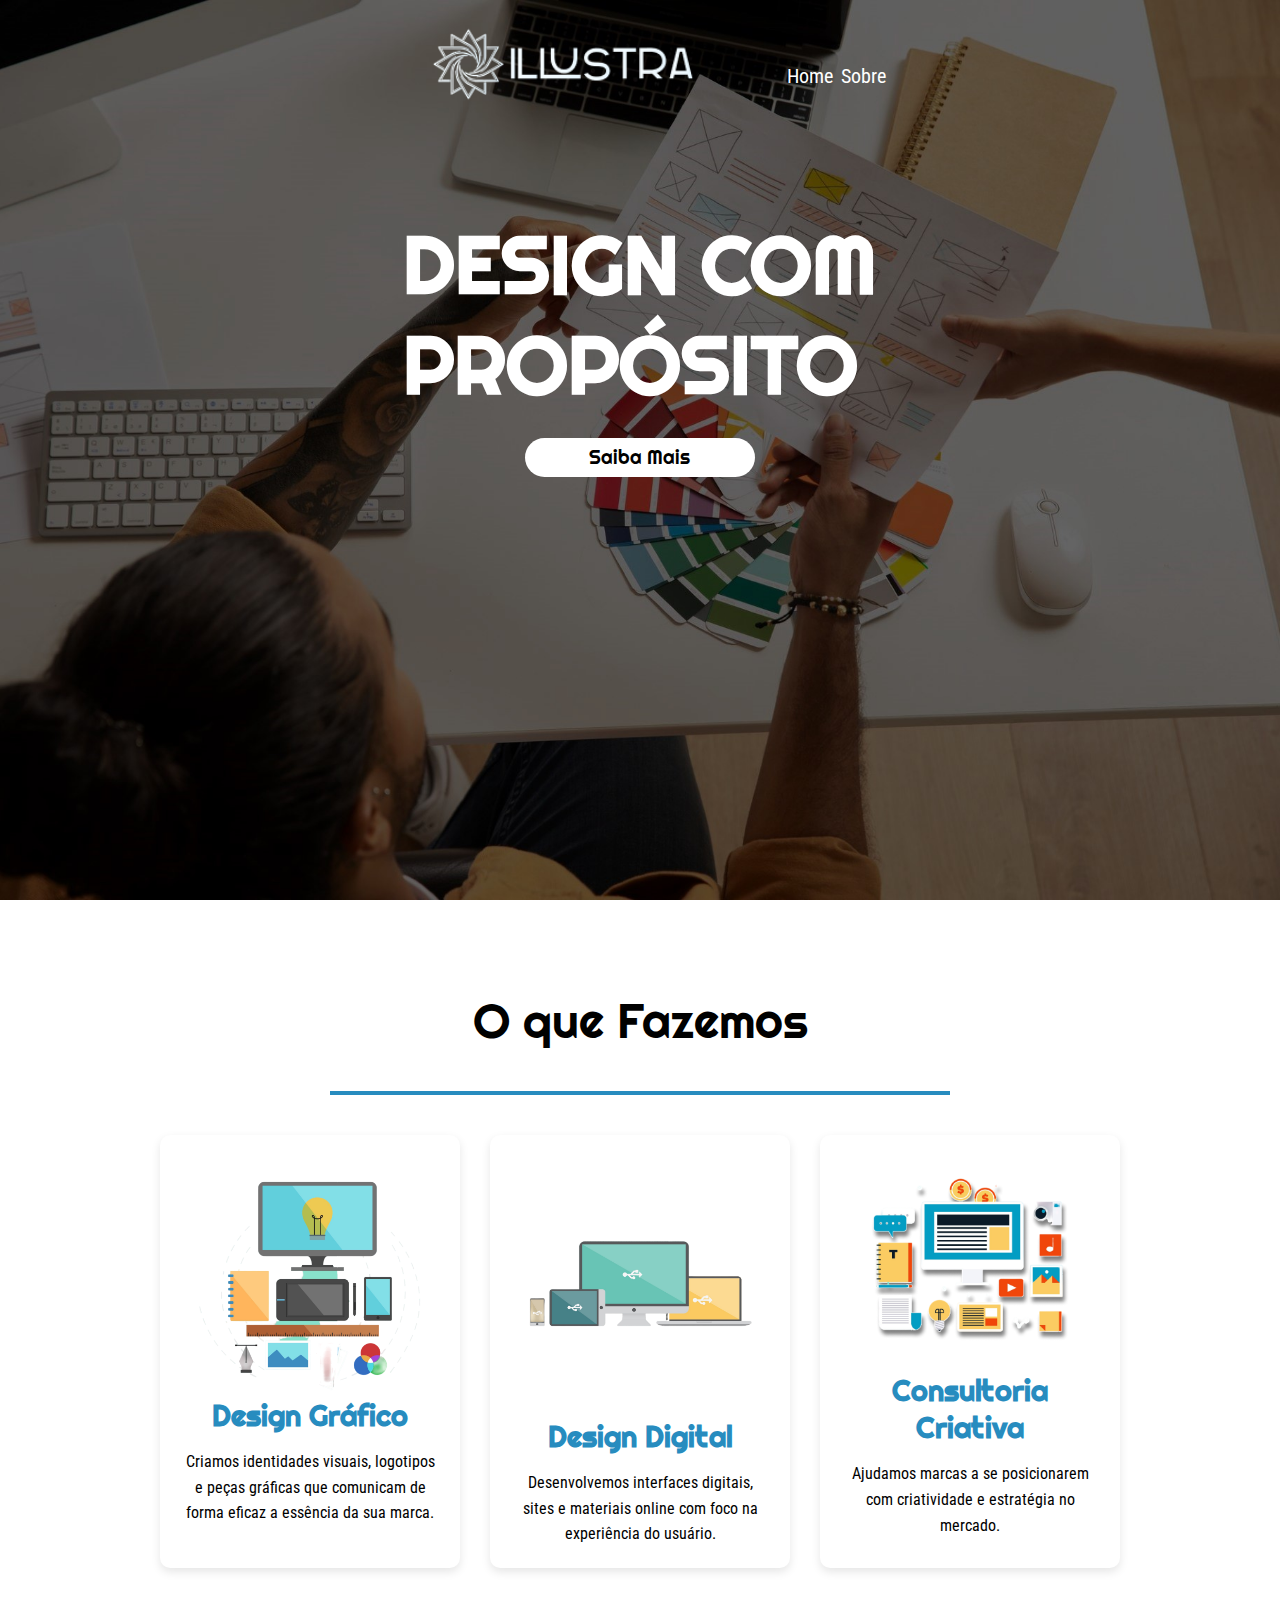
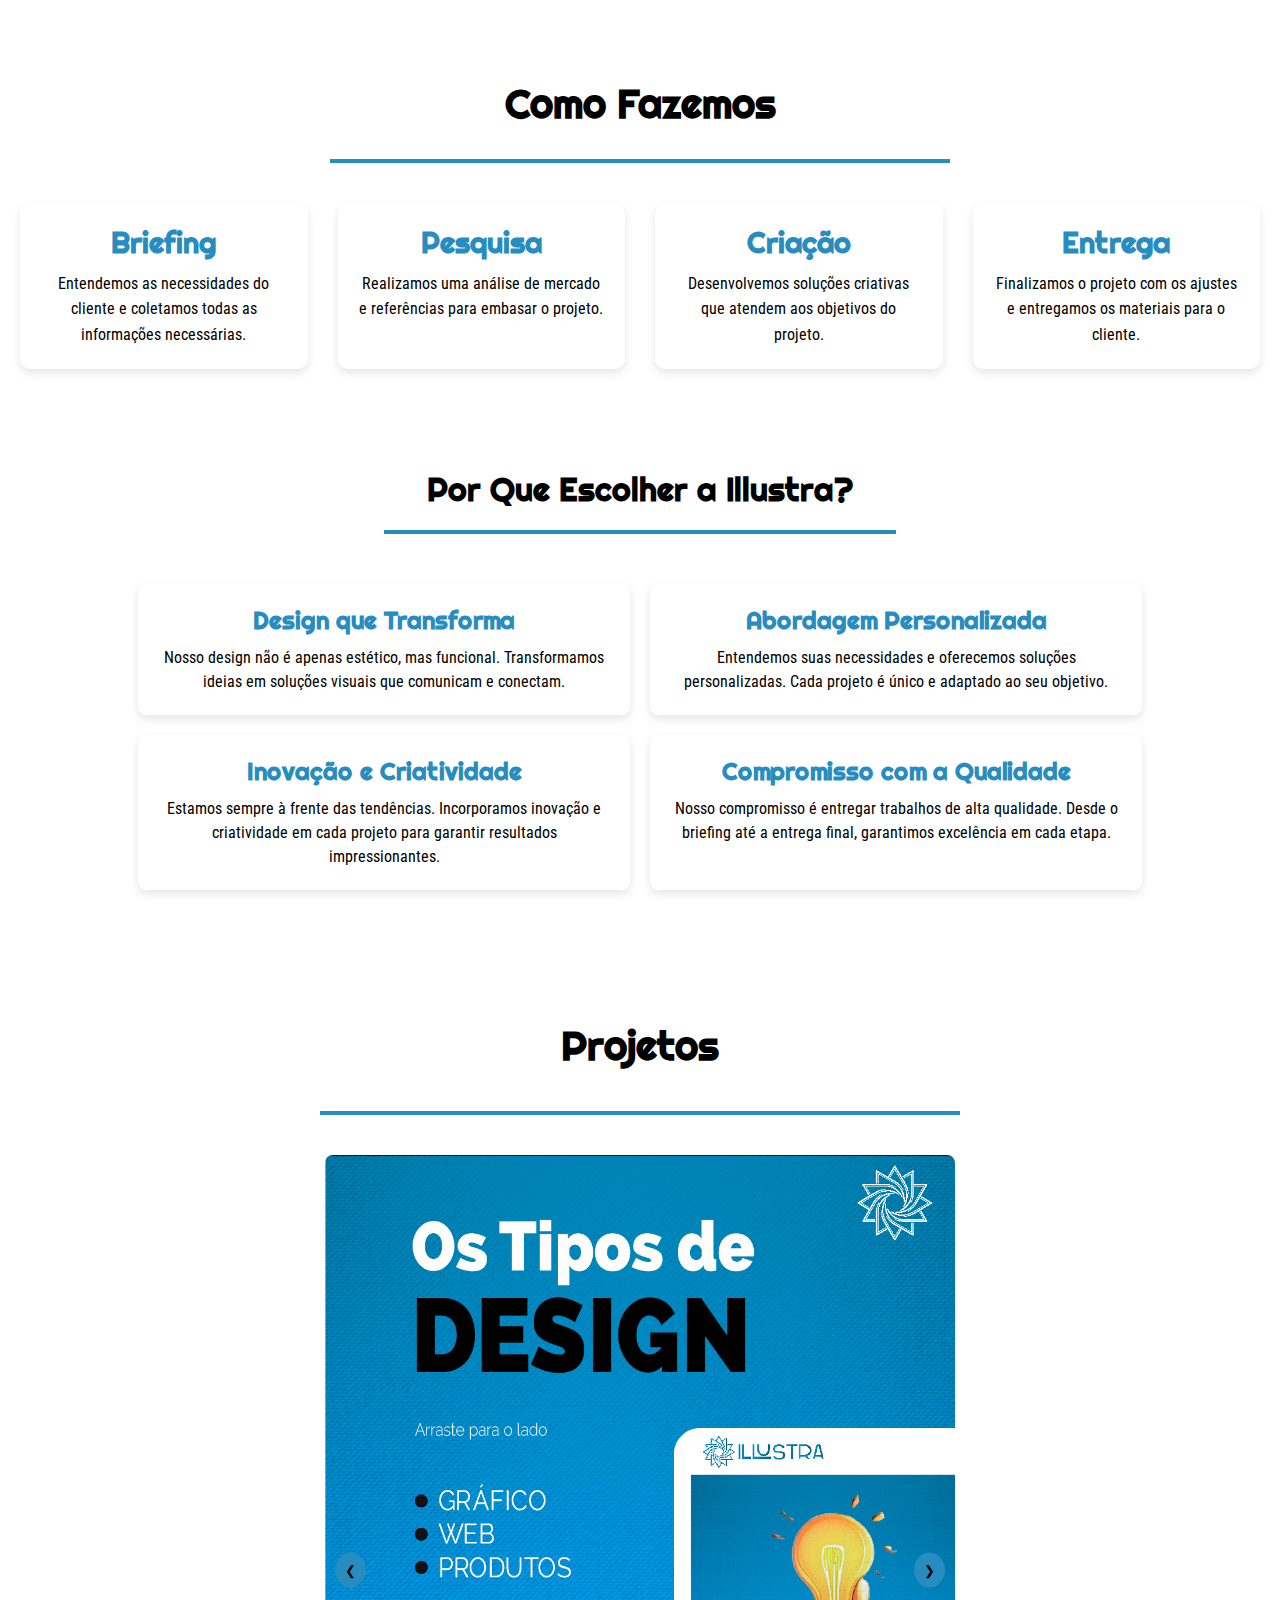
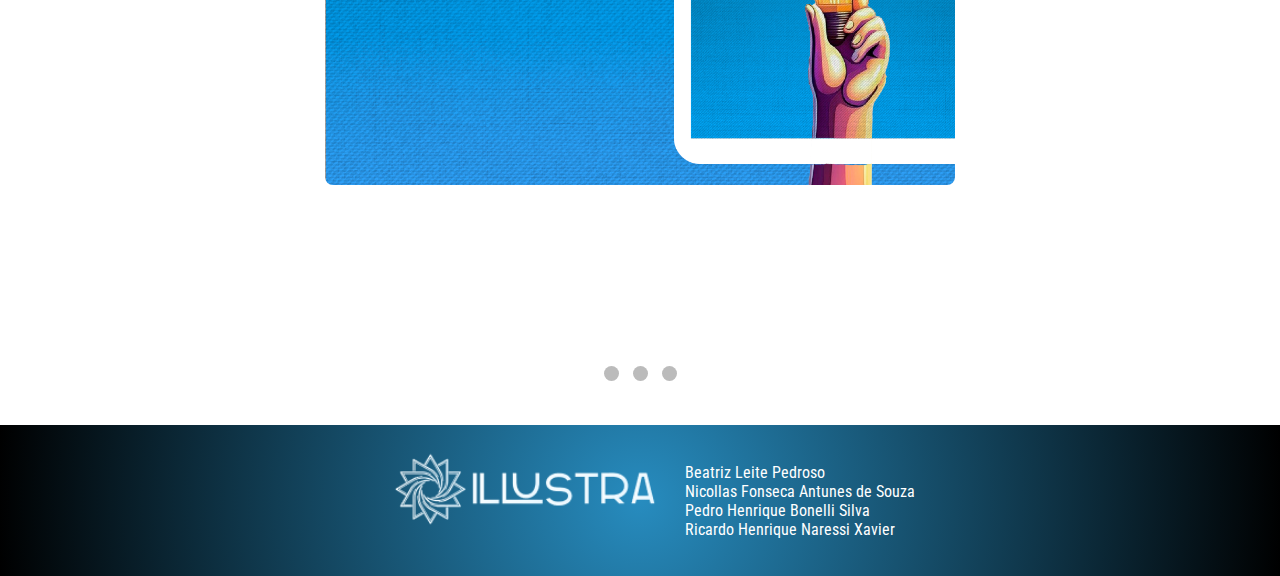
<file: index.html>
<!DOCTYPE html>
<html lang="pt-br">

<head>
    <meta charset="UTF-8">
    <meta name="viewport" content="width=device-width, initial-scale=1.0">
    <link rel="stylesheet" href="styles/style.css" class="text/css">
    <title>Illustra</title>
</head>

<body>
        <section class="secao">
            <header class="container">
                <div class="cabecalho">
                    <img src="img/logo-transparente 1.png" class="logo-home">
                    <nav class="nav">
                        <a href="index.html" class="navegacao-cabecalho">Home</a>
                        <a href="sobre.html" class="navegacao-cabecalho">Sobre</a>
                    </nav>
                </div> <!-- Fechei a div corretamente aqui -->
            </header>
            <div class="home">
                <div class="linha-vertical"></div>
                <h1 class="titulo">DESIGN COM<br>PROPÓSITO</h1>
                <a class="botao" href="sobre.html">Saiba Mais</a>
            </div>
        </section>

    <main>
        <section class="o-que-fazemos">
            <div class="container">
                <h2 class="subtitulo">O que Fazemos</h2>
                <div class="linha-centralizada"></div>
                <div class="etapas">
                <div class="descricao-servicos">
                    <div class="servico">
                        <img src="img/colecao-de-elementos-de-design-grafico-em-estilo-simples.png" class="imagem">
                        <h3>Design Gráfico</h3>
                        <p>Criamos identidades visuais, logotipos e peças gráficas que comunicam de forma eficaz a
                            essência da sua marca.</p>
                    </div>
                    <div class="servico">
                        <img src="img/coleta-plana-da-tela.png" class="imagem">
                        <h3>Design Digital</h3>
                        <p>Desenvolvemos interfaces digitais, sites e materiais online com foco na experiência do
                            usuário.</p>
                    </div>
                    <div class="servico">
                        <img src="img/blogging 1.png" class="imagem">
                        <h3>Consultoria Criativa</h3>
                        <p>Ajudamos marcas a se posicionarem com criatividade e estratégia no mercado.</p>
                    </div>
                </div>
            </div>
        </section>
        <section class="como-fazemos">
            <div class="container">
                <h2>Como Fazemos</h2>
                <div class="linha-centralizada"></div>
                <div class="etapas">
                    <div class="etapa">
                        <h3>Briefing</h3>
                        <p>Entendemos as necessidades do cliente e coletamos todas as informações necessárias.</p>
                    </div>
                    <div class="etapa">
                        <h3>Pesquisa</h3>
                        <p>Realizamos uma análise de mercado e referências para embasar o projeto.</p>
                    </div>
                    <div class="etapa">
                        <h3>Criação</h3>
                        <p>Desenvolvemos soluções criativas que atendem aos objetivos do projeto.</p>
                    </div>
                    <div class="etapa">
                        <h3>Entrega</h3>
                        <p>Finalizamos o projeto com os ajustes e entregamos os materiais para o cliente.</p>
                    </div>
                </div>
            </div>
        </section>
        <section id="por-que">
            <div class="container">
                <h2>Por Que Escolher a Illustra?</h2>
                <div class="linha-centralizada"></div>
                <div class="content">
                    <div class="item">
                        <h3 class="por-que-titulo">Design que Transforma</h3>
                        <p>Nosso design não é apenas estético, mas funcional. Transformamos ideias em soluções visuais que comunicam e conectam.</p>
                    </div>
                    <div class="item">
                        <h3 class="por-que-titulo">Abordagem Personalizada</h3>
                        <p>Entendemos suas necessidades e oferecemos soluções personalizadas. Cada projeto é único e adaptado ao seu objetivo.</p>
                    </div>
                    <div class="item">
                        <h3>Inovação e Criatividade</h3>
                        <p>Estamos sempre à frente das tendências. Incorporamos inovação e criatividade em cada projeto para garantir resultados impressionantes.</p>
                    </div>
                    <div class="item">
                        <h3 class="por-que-titulo">Compromisso com a Qualidade</h3>
                        <p>Nosso compromisso é entregar trabalhos de alta qualidade. Desde o briefing até a entrega final, garantimos excelência em cada etapa.</p>
                    </div>
                </div>
            </div>
        </section>
        <section id="projetos">
            <h2 class="subtitulo">Projetos</h2>
            <div class="linha-centralizada"></div>
            <div class="carousel-container">
                <div class="carousel">
                    <div class="carousel-item">
                        <a href="https://www.instagram.com/p/C--t3OJu11t/?img_index=1" target="_blank">
                            <img src="img/Tipos de Design (1).png" alt="Tipos de Design">
                        </a>
                    </div>
                    <div class="carousel-item">
                        <a href="https://www.instagram.com/p/C-nMrWmuWsF/?img_index=1" target="_blank">
                            <img src="img/Quem-somos-p1.png" alt="Quem Somos">
                        </a>
                    </div>
                    <div class="carousel-item">
                        <a href="https://www.instagram.com/p/C-nU9AWO0_S/?img_index=1" target="_blank">
                            <img src="img/1.png" alt="Marketing Digital">
                        </a>
                    </div>
                </div>
                <!-- Botões de navegação -->
                <button class="prev" onclick="plusSlides(-1)">&#10094;</button>
                <button class="next" onclick="plusSlides(1)">&#10095;</button>
                <!-- Indicadores do carousel -->
                <div class="carousel-indicators">
                    <span class="dot" onclick="currentSlide(1)"></span>
                    <span class="dot" onclick="currentSlide(2)"></span>
                    <span class="dot" onclick="currentSlide(3)"></span>
                </div>
            </div>
        </section>
        
        
    </main>

    <footer class="rodape">
        <img src="img/logo-transparente 1.png" class="rodape-logo">
        <p class="texto-rodape"> Beatriz Leite Pedroso <br> Nicollas Fonseca Antunes de Souza <br> Pedro Henrique Bonelli Silva <br> Ricardo Henrique Naressi Xavier</p>
    </footer>
</body>
<script src="script/script.js" defer></script>
</html>
</file>
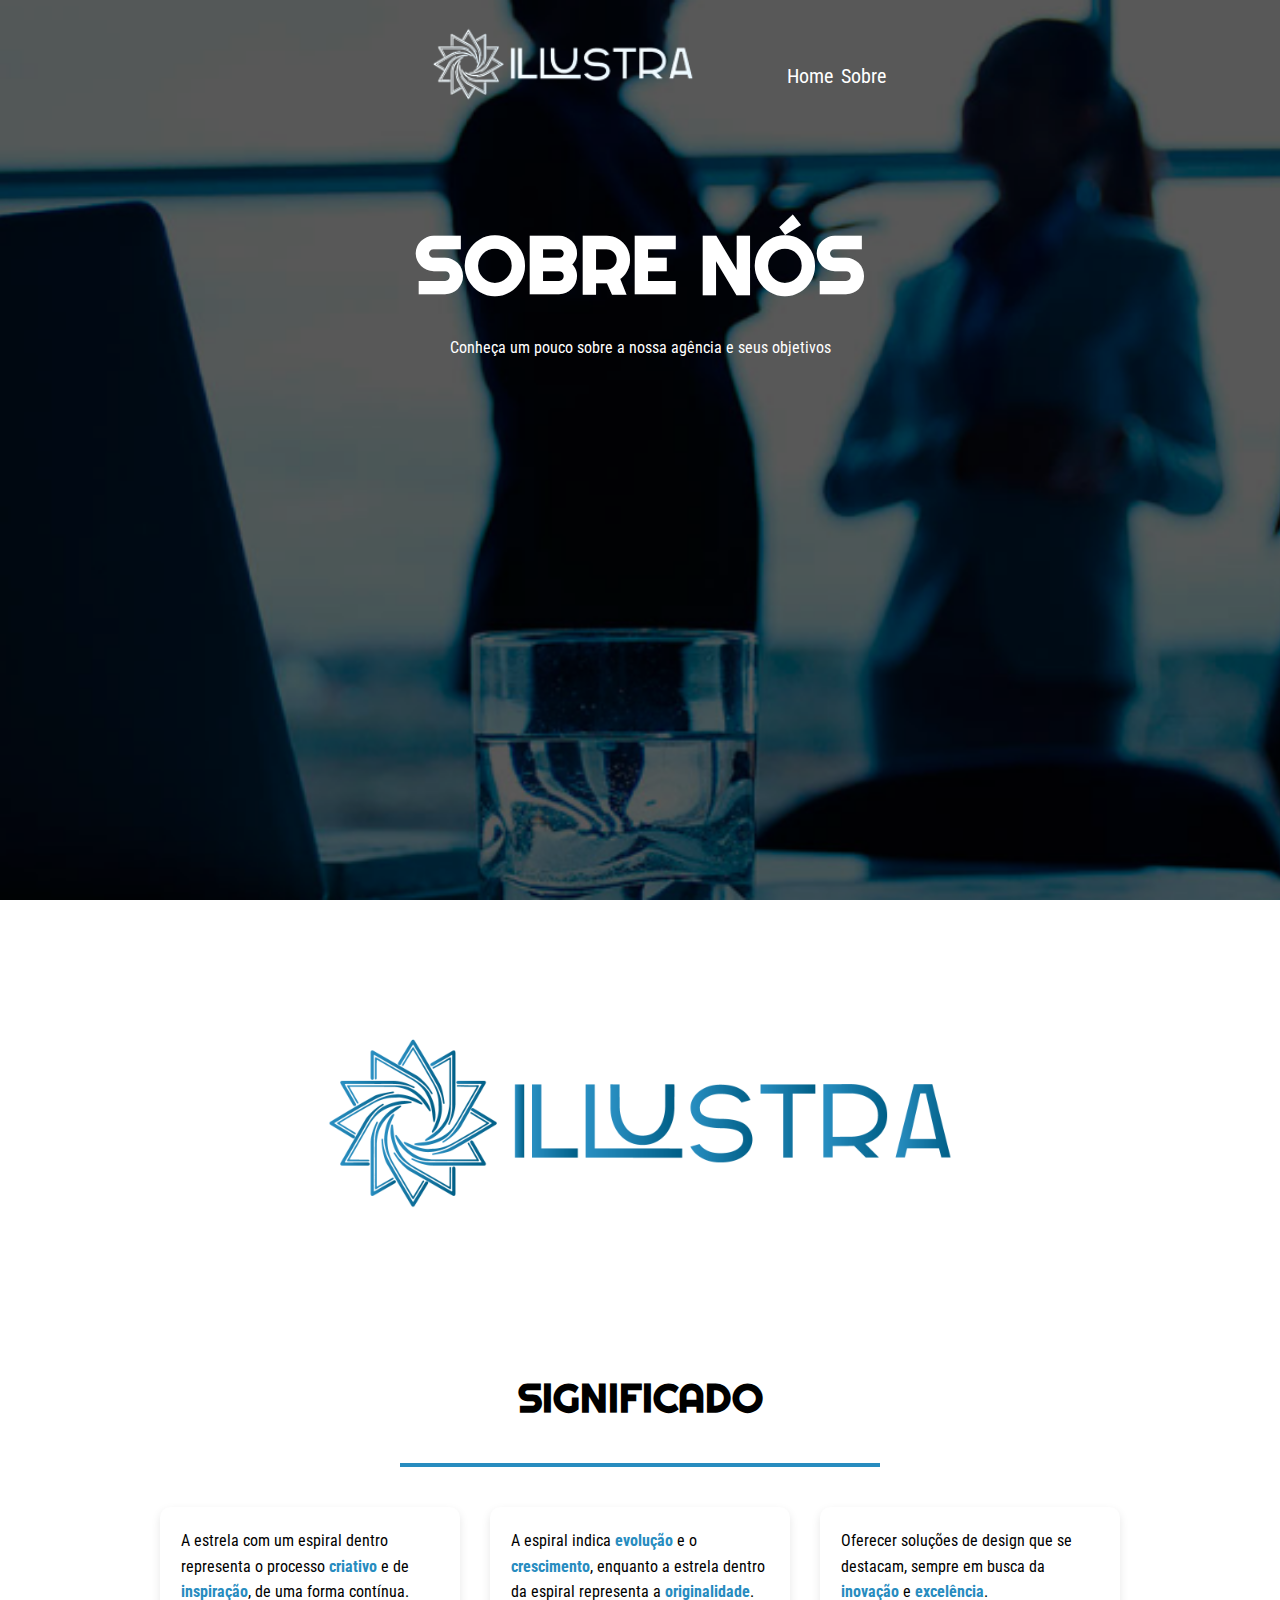
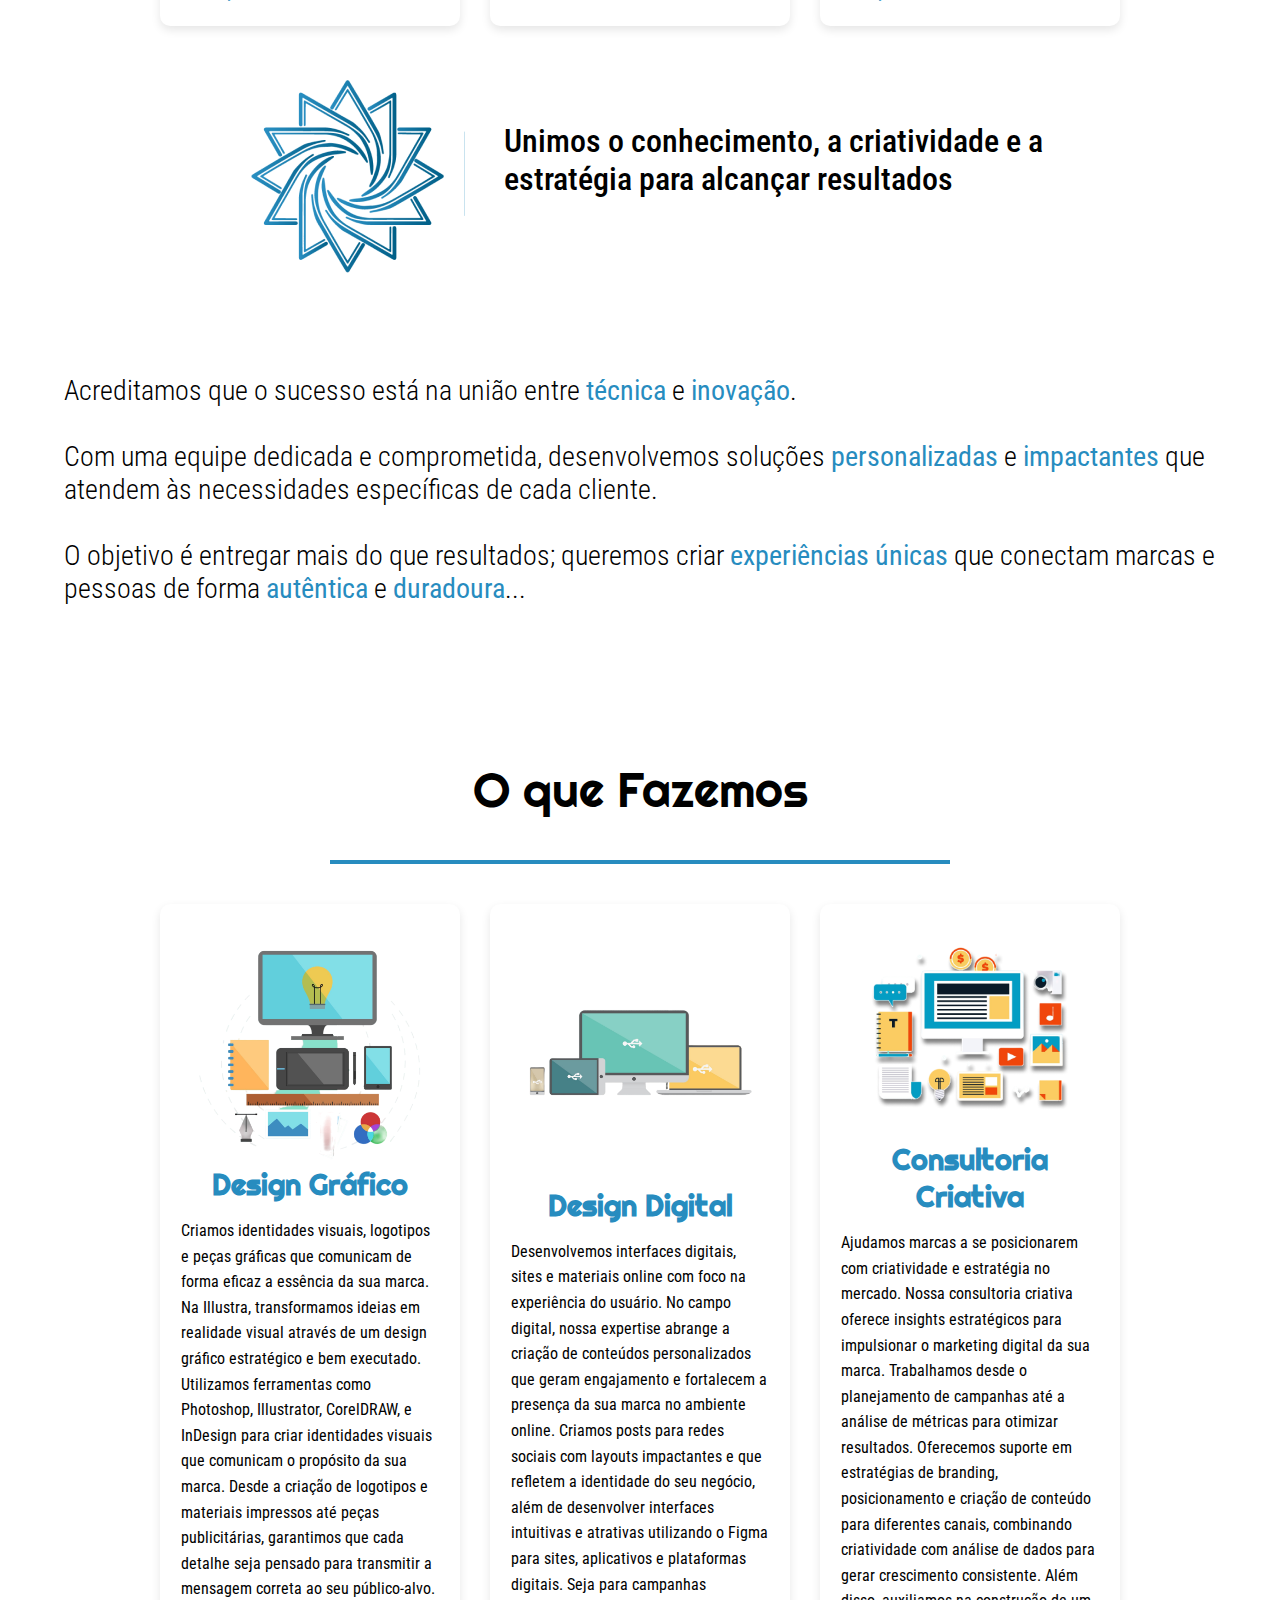
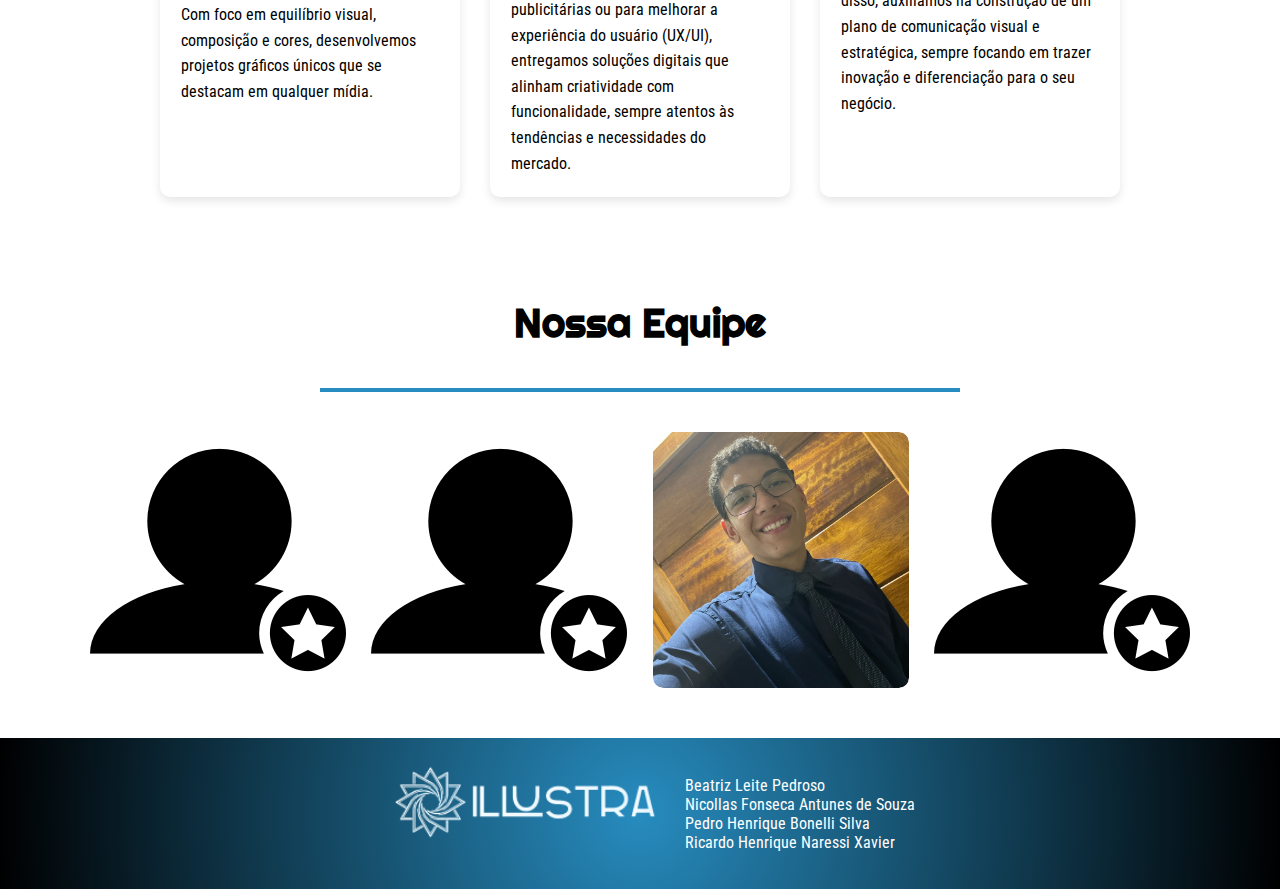
<file: sobre.html>
<!DOCTYPE html>
<html lang="pt-br">

<head>
    <meta charset="UTF-8">
    <meta name="viewport" content="width=device-width, initial-scale=1.0">
    <link rel="stylesheet" href="styles/style.css" class="text/css">
    <title>Illustra: Sobre</title>
</head>

<body class="segunda-pagina">
    <section class="secao sobre">
        <header class="container">
            <div class="cabecalho">
                <img src="img/logo-transparente 1.png" class="logo-home">
                <nav class="nav">
                    <a href="/index.html" class="navegacao-cabecalho">Home</a>
                    <a href="/sobre.html" class="navegacao-cabecalho">Sobre</a>
                </nav>
            </div>
            <div class="home">
                <div class="linha-vertical"></div>
                <h1 class="titulo p2">SOBRE NÓS</h1>
                <p class="texto-rodape subtitulo2">Conheça um pouco sobre a nossa agência e seus objetivos</p>
            </div>
        </header>
    </section>
    <main>
        <section>
            <div class="imagem-pagina2">
                <img src="img/logo-transparente.png" width="60%">
            </div>
            <div class="imagem-pagina2">
                <div class="container">
                    <h2 class="subtitulo pagina2">SIGNIFICADO</h2>
                    <div class="linha-centralizada"></div>
                    <div class="etapas">
                        <div class="significado">
                            <div class="descricao-servicos">
                                <div class="servico">
                                    <p class="text">A estrela com um espiral dentro representa o processo <strong style="color: #278CBF;">criativo</strong> e de <strong style="color: #278CBF;">inspiração</strong>, de uma forma contínua.</p>
                                </div>
                                <div class="servico">
                                    <p class="text">A espiral indica <strong style="color: #278CBF;">evolução</strong> e o <strong style="color: #278CBF;">crescimento</strong>, enquanto a estrela dentro da espiral representa a <strong style="color: #278CBF;">originalidade</strong>.</p>
                                </div>
                                <div class="servico">
                                    <p class="text">Oferecer soluções de design que se destacam, sempre em busca da <strong style="color: #278CBF;">inovação</strong> e <strong style="color: #278CBF;">excelência</strong>.</p>
                                </div>
                            </div>
                        </div>
                    </div>
                </div>
        </section>
        <section>
            <div class="titulo-texto">
                <img src="img/simbolo.png" class="simbolo-illustra">
                <h4>Unimos o conhecimento, a criatividade e a <br> estratégia para alcançar resultados</h4>
            </div>
            <p class="titulo-texto2">Acreditamos que o sucesso está na união entre <strong style="color: #278CBF;">técnica</strong> e <strong style="color: #278CBF;">inovação</strong>. <br>

                <br>Com uma equipe dedicada e comprometida, desenvolvemos soluções <strong style="color: #278CBF;">personalizadas</strong> e <strong style="color: #278CBF;">impactantes</strong> que atendem às necessidades específicas de cada cliente.<br>
                
                <br> O objetivo é entregar mais do que resultados; queremos criar <strong style="color: #278CBF;">experiências únicas</strong> que conectam marcas e pessoas de forma <strong style="color: #278CBF;">autêntica</strong> e <strong style="color: #278CBF;">duradoura</strong>...</p>
        </section>
        <section class="o-que-fazemos">
            <div class="container">
                <h2 class="subtitulo">O que Fazemos</h2>
                <div class="linha-centralizada"></div>
                <div class="etapas">
                <div class="descricao-servicos">
                    <div class="servico">
                        <img src="img/colecao-de-elementos-de-design-grafico-em-estilo-simples.png" class="imagem">
                        <h3>Design Gráfico</h3>
                        <p style="text-align: left;">Criamos identidades visuais, logotipos e peças gráficas que comunicam de forma eficaz a
                            essência da sua marca. Na Illustra, transformamos ideias em realidade visual através de um design gráfico estratégico e bem executado. Utilizamos ferramentas como Photoshop, Illustrator, CorelDRAW, e InDesign para criar identidades visuais que comunicam o propósito da sua marca. Desde a criação de logotipos e materiais impressos até peças publicitárias, garantimos que cada detalhe seja pensado para transmitir a mensagem correta ao seu público-alvo. Com foco em equilíbrio visual, composição e cores, desenvolvemos projetos gráficos únicos que se destacam em qualquer mídia.</p>
                    </div>
                    <div class="servico">
                        <img src="img/coleta-plana-da-tela.png" class="imagem">
                        <h3>Design Digital</h3>
                        <p style="text-align: left;">Desenvolvemos interfaces digitais, sites e materiais online com foco na experiência do
                            usuário. No campo digital, nossa expertise abrange a criação de conteúdos personalizados que geram engajamento e fortalecem a presença da sua marca no ambiente online. Criamos posts para redes sociais com layouts impactantes e que refletem a identidade do seu negócio, além de desenvolver interfaces intuitivas e atrativas utilizando o Figma para sites, aplicativos e plataformas digitais. Seja para campanhas publicitárias ou para melhorar a experiência do usuário (UX/UI), entregamos soluções digitais que alinham criatividade com funcionalidade, sempre atentos às tendências e necessidades do mercado.</p>
                    </div>
                    <div class="servico">
                        <img src="img/blogging 1.png" class="imagem">
                        <h3>Consultoria Criativa</h3>
                        <p style="text-align: left;">Ajudamos marcas a se posicionarem com criatividade e estratégia no mercado. Nossa consultoria criativa oferece insights estratégicos para impulsionar o marketing digital da sua marca. Trabalhamos desde o planejamento de campanhas até a análise de métricas para otimizar resultados. Oferecemos suporte em estratégias de branding, posicionamento e criação de conteúdo para diferentes canais, combinando criatividade com análise de dados para gerar crescimento consistente. Além disso, auxiliamos na construção de um plano de comunicação visual e estratégica, sempre focando em trazer inovação e diferenciação para o seu negócio.</p>
                    </div>
                </div>
            </div>
        </section>
        <section id="nossa-equipe">
            <h2 class="subtitulo">Nossa Equipe</h2>
            <div class="linha-centralizada"></div>
            <div class="equipe">
              <div class="card">
                <img src="../img/40279.png" alt="Beatriz Leite">
                <div class="overlay">
                  <p>Beatriz Leite</p>
                </div>
              </div>
              <div class="card">
                <img src="../img/40279.png" alt="Nicollas Antunes">
                <div class="overlay">
                  <p>Nicollas Antunes</p>
                </div>
              </div>
              <div class="card">
                <img src="../img/fotoPedro.png" alt="Pedro Bonelli">
                <div class="overlay">
                  <p>Pedro Bonelli</p>
                </div>
              </div>
              <div class="card">
                <img src="../img/40279.png" alt="Ricardo Xavier">
                <div class="overlay">
                  <p>Ricardo Xavier</p>
                </div>
              </div>
            </div>
          </section>          
    </main>

    <footer>
        <footer class="rodape">
            <img src="img/logo-transparente 1.png" class="rodape-logo">
            <p class="texto-rodape"> Beatriz Leite Pedroso <br> Nicollas Fonseca Antunes de Souza <br> Pedro Henrique Bonelli Silva <br> Ricardo Henrique Naressi Xavier</p>
        </footer>
    </footer>
</body>

</html>
</file>
<file: styles/style.css>
@import url('https://fonts.googleapis.com/css2?family=Righteous&family=Roboto+Condensed:ital,wght@0,100..900;1,100..900&display=swap');

:root {
    --fonte-primaria: "Righteous", sans-serif;
    --fonte-secundaria: "Roboto Condensed", sans-serif;

    --cor-primaria: #ffffff;
    --cor-secundaria: #000000;
    --cor-terciaria: #278CBF;
}

* {
    margin: 0;
    padding: 0;
    box-sizing: border-box;
}

.secao {
    background-image: url("../img/2149930937.jpg");
    height: 100vh;
    background-size: cover;
    background-position: center;
}

.logo-home {
    width: 25%;
}

.cabecalho {
    display: flex;
    justify-content: space-evenly;
    align-items: center;
    justify-content: center;
    gap: 5%;
    position: relative;
    z-index: 10; /* Ajuste conforme necessário */
}

.navegacao-cabecalho {
    font-family: var(--fonte-secundaria);
    font-style: bold;
    text-decoration: none;
    color: var(--cor-primaria);
    font-size: 1.25rem;
}

.navegacao-cabecalho:hover {
    color: var(--cor-terciaria);
    transition: 0.5s;
}

.nav {
    display: flex;
    gap: 9%;
}

.home {
    display: flex;
    flex-direction: column;
    justify-content: center;
    align-items: center;
    margin: 5%;
}

.titulo {
    font-family: var(--fonte-primaria);
    font-size: 5rem;
    color: var(--cor-primaria);
    margin-bottom: 2%;
}


.botao {
    font-family: var(--fonte-primaria);
    display: flex;
    background-color: var(--cor-primaria);
    color: var(--cor-secundaria);
    text-decoration: none;
    font-size: 1.2rem;
    border-radius: 38px;
    text-align: center;
    align-items: center;
    justify-content: center;
    height: 2em;
    width: 20%;
    position: relative;
    z-index: 10; /* Ajuste conforme necessário */
}

.botao:hover {
    background-color: var(--cor-terciaria);
    transition: 1s;
    opacity: 95%;
}

/* section 1*/

.o-que-fazemos {
    background-color: var(--cor-primaria);
    padding: 50px 20px;
    text-align: center;
}

.o-que-fazemos h2 {
    font-family: var(--fonte-primaria);
    font-size: 3rem;
    color: var(--cor-secundaria);
    margin-bottom: 40px;
    font-weight: 300;
}

.imagem {
    width: 100%;
}

.descricao-servicos {
    display: flex;
    justify-content: space-around;
    flex-wrap: wrap;
    gap: 30px;
}

.servico {
    background-color: var(--cor-primaria);
    color: var(--cor-secundaria);
    border: solid 0.5px #ffffffb6;
    padding: 20px;
    border-radius: 10px;
    flex: 1;
    min-width: 250px;
    max-width: 300px;
    box-shadow: 0 4px 10px rgba(0, 0, 0, 0.1);
    position: relative;
    overflow: hidden;
    transition: all 0.3s ease;
}

.servico:hover {
    box-shadow: 0 4px 8px rgba(0, 0, 0, 0.2);
    transform: scale(1.05);
}

.servico::before {
    content: '';
    position: absolute;
    top: 0;
    left: 0;
    width: 100%;
    height: 100%;
    opacity: 0;
    transition: opacity 0.3s ease;
}

.servico:hover::before {
    opacity: 1;
}

.servico h3 {
    font-family: var(--fonte-primaria);
    font-size: 1.8em;
    margin-bottom: 15px;
    color: var(--cor-terciaria);
}

.servico p {
    font-family: var(--fonte-secundaria);
    font-size: 1em;
    line-height: 1.6;
}

/*section 2*/

.como-fazemos {
    background-color: var(--cor-primaria);
    color: var(--cor-secundaria);
    padding: 60px 20px;
    text-align: center;
}

.como-fazemos h2 {
    font-family: var(--fonte-primaria);
    font-size: 2.5em;
    margin-bottom: 30px;
    color: var(--cor-secundaria);
}

.linha-centralizada {
    width: 50%;
    height: 4px;
    background-color: var(--cor-terciaria);
    margin: 0 auto 40px auto; /* Centraliza a linha */
}

.etapas {
    display: flex;
    justify-content: space-around;
    flex-wrap: wrap;
    gap: 30px;
}

.etapa {
    background-color: var(--cor-primaria);
    color: var(--cor-primaria);
    padding: 20px;
    border-radius: 10px;
    border: solid 0.5px #ffffffb6;
    flex: 1;
    min-width: 250px;
    max-width: 300px;
    box-shadow: 0 4px 10px rgba(0, 0, 0, 0.1);
    position: relative;
    overflow: hidden;
    transition: all 0.3s ease;
}

.etapa:hover {
    box-shadow: 0 4px 8px rgba(0, 0, 0, 0.2);
    transform: scale(1.05);
}

.etapa::before {
    content: '';
    position: absolute;
    top: 0;
    left: 0;
    width: 100%;
    height: 100%;
    opacity: 0;
    transition: opacity 0.3s ease;
}

.etapa:hover::before {
    opacity: 1;
}

.etapa h3 {
    font-family: var(--fonte-primaria);
    color: var(--cor-terciaria);
    font-size: 1.8em;
    margin-bottom: 10px;
}

.etapa p {
    color: var(--cor-secundaria);
    font-family: var(--fonte-secundaria);
    font-size: 1em;
    line-height: 1.6;
}

/*section 3*/

#por-que {
    background-color: var(--cor-primaria);
    color: var(--cor-secundaria);
    padding: 40px 0;
}

#por-que .container {
    width: 80%;
    margin: 0 auto;
    text-align: center;
}

#por-que h2 {
    font-size: 2rem;
    margin-bottom: 20px;
    color: var(--cor-secundaria);
    font-family: var(--fonte-primaria);
}

#por-que .content {
    display: flex;
    flex-wrap: wrap;
    justify-content: space-around;
}

#por-que .item {
    background-color: var(--cor-primaria);
    border: 1px solid #ffffffb6;
    box-shadow: 0 4px 10px rgba(0, 0, 0, 0.1);
    border-radius: 8px;
    padding: 20px;
    margin: 10px;
    width: calc(50% - 20px); /* Ajuste a largura conforme necessário */
    transition: transform 0.3s ease, box-shadow 0.3s ease;
    position: relative;
    transition: all 0.3s ease;
}


#por-que::before {
    content: '';
    position: absolute;
    top: 0;
    left: 0;
    width: 100%;
    height: 100%;
    background: rgba(39, 140, 191, 0.4); /* Cor com opacidade */
    opacity: 0;
    transition: opacity 0.3s ease;
}


#por-que .item:hover {
    transform: scale(1.05);
    box-shadow: 0 4px 8px rgba(0, 0, 0, 0.2);
}

#por-que h3 {
    font-size: 1.5rem;
    margin-bottom: 10px;
    font-family: var(--fonte-primaria);
    color: var(--cor-terciaria);
}

#por-que p {
    font-size: 1rem;
    line-height: 1.5;
    font-family: var(--fonte-secundaria);
}

/*carrosel*/

#projetos {
    padding: 40px 0;
    background-color: var(--cor-primaria);
    color: var(--cor-secundaria);
    text-align: center;
}

.carousel-container {
    position: relative;
    max-width: 800px;
    margin: 0 auto;
    overflow: hidden;
    width: 70vh;
}

.carousel {
    display: flex;
    transition: transform 0.5s ease;
}

.carousel-item {
    min-width: 100%;
}

.carousel img {
    width: 100%;
    border-radius: 8px;
}

button {
    background-color: var(--cor-terciaria);
    border: none;
    color: var(--cor-secundaria);
    padding: 10px;
    cursor: pointer;
    border-radius: 50%;
    position: absolute;
    top: 50%;
    transform: translateY(-50%);
}

.prev {
    left: 10px;
}

.next {
    right: 10px;
}

.subtitulo {
    font-family: var(--fonte-primaria);
    color: var(--cor-secundaria);
    font-size: 2.5rem;
    margin: 40px;
}

.carousel-indicators {
    text-align: center;
    margin-top: 20px;
}

.carousel-indicators .dot {
    height: 15px;
    width: 15px;
    margin: 0 5px;
    background-color: #bbb;
    border-radius: 50%;
    display: inline-block;
    cursor: pointer;
}

.carousel-indicators .dot.active {
    background-color: #278CBF;
}


/*footer*/

.rodape {
    background: radial-gradient(circle, #278CBF, #000000);
    display: flex;
    flex-direction: row;
    align-items: center;
    justify-content: center;
    height: 50%;
}

.rodape-logo {
    width: 25%;
}

.texto-rodape {
    color: var(--cor-primaria);
    font-family: var(--fonte-secundaria);
}

/*Página 2*/

.segunda-pagina {
    background-color: var(--cor-primaria);
}

.sobre /*section 1*/ {
    background-image: url("../img/image\ 1.png");
    height: 10
    0vh;
}


/*imagem illustra*/

.imagem-pagina2 {
    display: flex;
    justify-content: center;
    align-items: center;
}

.significado {
    justify-content: space-around;
}

.subtitulo {
    display: flex;
    justify-content: center;
}

.text {
    font-family: var(--fonte-primaria);
}

/*section 3*/

.titulo-texto {
    display: flex;
    justify-content: center;
    gap: 3%;
}

h4 {
    margin-top: 7.5%;
    font-family: var(--fonte-secundaria);
    color: var(--cor-secundaria);
    font-size: 2rem;
    font-weight: 500;
}

.titulo-texto2 {
    margin: 5%;
    font-family: var(--fonte-secundaria);
    color: var(--cor-secundaria);
    font-size: 1.75rem;
    font-weight: 300
}

/*section 4*/
#nossa-equipe {
    text-align: center;
    margin: 50px 0;
  }
  
  .equipe {
    display: flex;
    justify-content: center;
    gap: 2%;
  }
  
  .card {
    position: relative;
    width: 20%;
    padding-bottom: 20%; /* Mantém a proporção dos cards */
    overflow: hidden;
    border-radius: 10px;
  }
  
  .card img {
    position: absolute;
    top: 0;
    left: 0;
    width: 100%;
    height: 100%;
    object-fit: cover;
    border-radius: 10px;
  }
  
  .card .overlay {
    position: absolute;
    top: 0;
    left: 0;
    width: 100%;
    height: 100%;
    background-color: rgba(0, 0, 0, 0.7);
    display: flex;
    justify-content: center;
    align-items: center;
    opacity: 0;
    transition: opacity 0.3s ease;
    border-radius: 10px;
  }
  
  .card:hover .overlay {
    opacity: 1;
  }
  
  .card .overlay p {
    color: #ffffff;
    font-size: 1.5em;
    font-family: var(--fonte-primaria);
    margin: 0;
  }
  

  @media (max-width: 500px) {
    /* Estilos para dispositivos com largura máxima de 500px */
    body {
        font-size: 14px; /* Ajusta o tamanho da fonte para telas menores */
    }

    .container {
        width: 100%; /* Ajusta a largura do container para preencher a tela */
        padding: 10px; /* Adiciona padding para maior conforto em telas pequenas */
    }

    .header {
        font-size: 1.2rem; /* Reduz o tamanho da fonte no cabeçalho */
    }

    .item {
        width: 100%; /* Faz com que os itens ocupem a largura total da tela */
        margin: 5px 0; /* Ajusta a margem dos itens */
    }

    .navegacao-cabecalho {
        font-size: 0.5rem;
    }

    .secao {
        height: 40vh;
    }

    .titulo {
        font-size: 2rem;
    }

    .botao {
        font-size: 0.75rem;
        width: 25%;
    }

    main {
        margin: 2%;
    }
    
    #por-que {
        padding: 20px 0;
    }

    #por-que .container {
        width: 90%;
    }

    #por-que h2 {
        font-size: 1.5rem;
        margin-bottom: 15px;
    }

    #por-que .content {
        display: block; /* Mudança de flex para bloco para facilitar o empilhamento */
    }

    #por-que .item {
        width: 100%; /* Os itens ocupam toda a largura disponível */
        margin: 10px 0; /* Espaçamento ajustado para melhor alinhamento vertical */
        padding: 15px;
    }

    #por-que h3 {
        font-size: 1.25rem;
        margin-bottom: 8px;
    }

    #por-que p {
        font-size: 0.875rem; /* Tamanho da fonte reduzido para melhor legibilidade em telas pequenas */
        line-height: 1.4;
    }

    #projetos {
        padding: 20px 0;
    }

    .carousel-container {
        max-width: 100%; /* Ajusta a largura máxima para ocupar a tela inteira */
        width: 90vw; /* Usa 90% da largura da viewport para garantir espaço em telas pequenas */
    }

    .carousel-item {
        min-width: 100%;
    }

    .subtitulo {
        font-size: 1.75rem; /* Reduz o tamanho da fonte do subtítulo para melhor se ajustar em telas pequenas */
        margin: 20px;
    }

    button {
        padding: 8px;
        top: 45%; /* Ajusta a posição dos botões para centralizá-los melhor */
    }

    .carousel-indicators {
        margin-top: 15px;
    }

    .carousel-indicators .dot {
        height: 12px;
        width: 12px; /* Reduz o tamanho dos indicadores */
        margin: 0 4px;
    }

    .rodape {
        flex-direction: column; /* Altera a direção do layout para empilhar os elementos verticalmente */
        height: auto; /* Ajusta a altura para se adaptar ao conteúdo */
        padding: 20px 0; /* Adiciona padding para melhor espaçamento */
    }

    .rodape-logo {
        width: 50%; /* Aumenta a largura do logo para torná-lo mais visível em telas pequenas */
        margin-bottom: 15px; /* Adiciona margem inferior para espaçamento entre logo e texto */
    }

    .texto-rodape {
        text-align: center; /* Centraliza o texto no rodapé */
        font-size: 0.875rem; /* Reduz o tamanho da fonte para melhor legibilidade */
        padding: 0 10px; /* Adiciona padding lateral para garantir que o texto não fique encostado nas bordas */
    }

    /*Pagina 2*/

    .sobre /*section 1*/ {
        background-image: url("../img/image\ 1.png");
        height: 30vh; /* Reduz a altura para telas menores */
        background-size: cover; /* Garante que a imagem cubra toda a seção */
        background-position: center; /* Centraliza a imagem */
    }

    .imagem-pagina2 {
        display: flex;
        justify-content: center;
        align-items: center;
        padding: 20px; /* Adiciona espaçamento em torno da imagem */
    }

    .significado {
        justify-content: center; /* Centraliza o conteúdo */
        padding: 20px; /* Adiciona espaçamento para evitar que o conteúdo fique muito apertado */
    }

    .subtitulo {
        display: flex;
        justify-content: center;
        padding: 10px;
    }

    .text {
        margin: 2%;
        font-family: var(--fonte-primaria);
        font-size: 0.875rem; /* Reduz o tamanho da fonte para melhor leitura em telas pequenas */
        padding: 0 10px; /* Adiciona padding lateral para evitar que o texto encoste nas bordas */
    }

    /*section 3*/
    .titulo-texto {
        display: block; /* Empilha o título e o texto */
        text-align: center;
        gap: 10px;
        padding: 20px; /* Adiciona espaçamento ao redor do texto */
    }

    h4 {
        margin-top: 20px; /* Ajusta a margem superior */
        font-size: 1.5rem; /* Reduz o tamanho da fonte */
    }

    .titulo-texto2 {
        margin: 10px 0; /* Ajusta a margem para manter espaçamento consistente */
        font-size: 1.25rem; /* Reduz o tamanho da fonte */
        margin: 4%;
    }

    /*section 4*/
    #nossa-equipe {
        text-align: center;
        margin: 20px 0; /* Reduz a margem superior e inferior */
    }
    
    .equipe {
        display: block; /* Empilha os cards verticalmente */
        gap: 10px;
    }
    
    .card {
        width: 100%; /* Ocupa toda a largura disponível */
        padding-bottom: 100%; /* Mantém a proporção dos cards */
        margin-bottom: 20px; /* Adiciona espaçamento entre os cards */
    }
    
    .card .overlay p {
        font-size: 1rem; /* Ajusta o tamanho da fonte para o texto sobreposto */
    }

}
</file>
